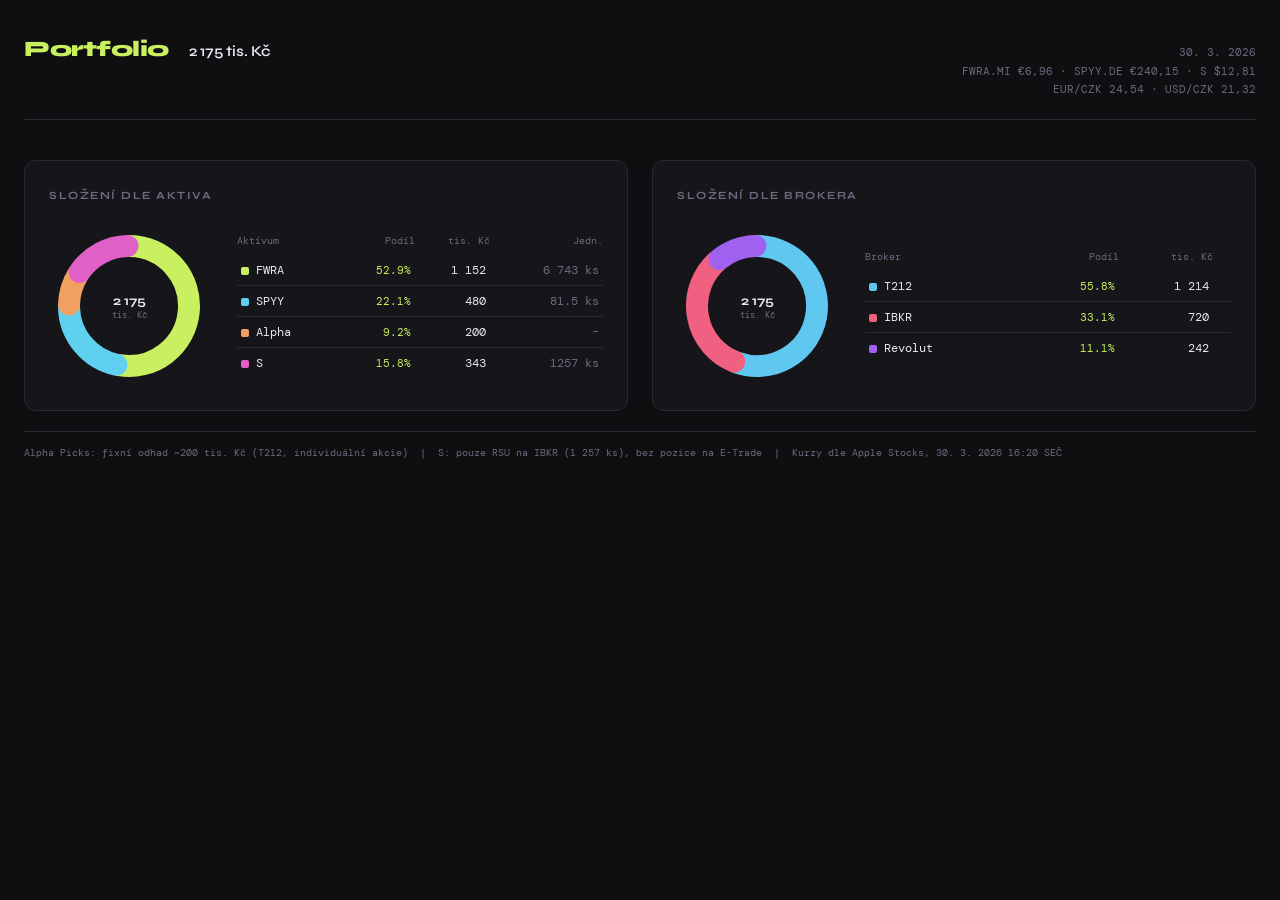
<file: portfolio_2026-03-30_3.html>
<!DOCTYPE html>
<html lang="cs">
<head>
<meta charset="UTF-8">
<meta name="viewport" content="width=device-width, initial-scale=1.0">
<title>Portfolio – 30. 3. 2026</title>
<style>
  @import url('https://fonts.googleapis.com/css2?family=DM+Mono:wght@400;500&family=Syne:wght@400;600;700;800&display=swap');

  :root {
    --bg: #0f0f11;
    --surface: #16161a;
    --border: #2a2a32;
    --text: #e8e8f0;
    --muted: #6b6b80;
    --accent: #c8f060;

    --fwra:   #c8f060;
    --spyy:   #60d0f0;
    --alpha:  #f0a060;
    --s:      #e060c8;

    --t212:   #60c8f0;
    --ibkr:   #f06080;
    --rev:    #a060f0;
  }

  *, *::before, *::after { box-sizing: border-box; margin: 0; padding: 0; }

  body {
    background: var(--bg);
    color: var(--text);
    font-family: 'DM Mono', monospace;
    font-size: 13px;
    min-height: 100vh;
    padding: 36px 24px 48px;
  }

  header {
    display: flex;
    align-items: baseline;
    gap: 20px;
    margin-bottom: 40px;
    border-bottom: 1px solid var(--border);
    padding-bottom: 20px;
  }

  header h1 {
    font-family: 'Syne', sans-serif;
    font-size: 22px;
    font-weight: 800;
    letter-spacing: -0.5px;
    color: var(--accent);
  }

  header .total {
    font-family: 'Syne', sans-serif;
    font-size: 15px;
    font-weight: 600;
    color: var(--text);
  }

  header .meta {
    margin-left: auto;
    color: var(--muted);
    font-size: 11px;
    text-align: right;
    line-height: 1.7;
  }

  .grid {
    display: grid;
    grid-template-columns: 1fr 1fr;
    gap: 24px;
  }

  @media (max-width: 700px) {
    .grid { grid-template-columns: 1fr; }
  }

  .card {
    background: var(--surface);
    border: 1px solid var(--border);
    border-radius: 12px;
    padding: 28px 24px 24px;
  }

  .card-title {
    font-family: 'Syne', sans-serif;
    font-size: 11px;
    font-weight: 700;
    letter-spacing: 1.5px;
    text-transform: uppercase;
    color: var(--muted);
    margin-bottom: 24px;
  }

  .chart-wrap {
    display: flex;
    align-items: center;
    gap: 28px;
  }

  svg.donut {
    flex-shrink: 0;
    width: 160px;
    height: 160px;
    overflow: visible;
  }

  .donut-center {
    font-family: 'Syne', sans-serif;
    fill: var(--text);
    font-size: 13px;
    font-weight: 700;
    dominant-baseline: middle;
    text-anchor: middle;
  }
  .donut-label {
    fill: var(--muted);
    font-size: 9px;
    font-family: 'DM Mono', monospace;
    dominant-baseline: middle;
    text-anchor: middle;
  }

  table.legend {
    border-collapse: collapse;
    width: 100%;
    font-size: 12px;
  }

  table.legend thead th {
    color: var(--muted);
    font-size: 10px;
    font-weight: 400;
    padding-bottom: 8px;
    text-align: right;
    white-space: nowrap;
  }

  table.legend thead th:first-child { text-align: left; }

  table.legend tbody tr + tr td {
    border-top: 1px solid var(--border);
  }

  table.legend td {
    padding: 7px 4px;
    text-align: right;
    white-space: nowrap;
  }

  table.legend td:first-child {
    text-align: left;
  }

  .dot {
    display: inline-block;
    width: 8px;
    height: 8px;
    border-radius: 2px;
    margin-right: 7px;
    flex-shrink: 0;
    vertical-align: middle;
  }

  .pct { color: var(--accent); font-size: 11px; }
  .val { color: var(--text); }
  .units { color: var(--muted); }

  .footnote {
    margin-top: 20px;
    color: var(--muted);
    font-size: 10px;
    line-height: 1.7;
    border-top: 1px solid var(--border);
    padding-top: 12px;
  }
</style>
</head>
<body>

<header>
  <h1>Portfolio</h1>
  <span class="total">– tis. Kč</span>
  <div class="meta">
    30. 3. 2026<br>
    FWRA.MI €6,96 · SPYY.DE €240,15 · S $12,81<br>
    EUR/CZK 24,54 · USD/CZK 21,32
  </div>
</header>

<div class="grid">

  <div class="card">
    <div class="card-title">Složení dle aktiva</div>
    <div class="chart-wrap">
      <svg class="donut" viewBox="0 0 160 160">
        <g id="donut-assets"></g>
        <text class="donut-center" x="80" y="76" id="center-assets">–</text>
        <text class="donut-label"  x="80" y="90">tis. Kč</text>
      </svg>
      <div style="flex:1; min-width:0;">
        <table class="legend">
          <thead>
            <tr>
              <th>Aktívum</th>
              <th>Podíl</th>
              <th>tis. Kč</th>
              <th>Jedn.</th>
            </tr>
          </thead>
          <tbody id="tbl-assets"></tbody>
        </table>
      </div>
    </div>
  </div>

  <div class="card">
    <div class="card-title">Složení dle brokera</div>
    <div class="chart-wrap">
      <svg class="donut" viewBox="0 0 160 160">
        <g id="donut-brokers"></g>
        <text class="donut-center" x="80" y="76" id="center-brokers">–</text>
        <text class="donut-label"  x="80" y="90">tis. Kč</text>
      </svg>
      <div style="flex:1; min-width:0;">
        <table class="legend">
          <thead>
            <tr>
              <th>Broker</th>
              <th>Podíl</th>
              <th>tis. Kč</th>
              <th></th>
            </tr>
          </thead>
          <tbody id="tbl-brokers"></tbody>
        </table>
      </div>
    </div>
  </div>

</div>

<div class="footnote">
  Alpha Picks: fixní odhad ~200 tis. Kč (T212, individuální akcie) &nbsp;|&nbsp;
  S: pouze RSU na IBKR (1 257 ks), bez pozice na E-Trade &nbsp;|&nbsp;
  Kurzy dle Apple Stocks, 30. 3. 2026 16:20 SEČ
</div>

<script>
const EUR_CZK  = 24.54;
const USD_CZK  = 21.32;
const FWRA_EUR = 6.96;
const SPYY_EUR = 240.15;
const S_USD    = 12.81;

const FWRA_PX_CZK = FWRA_EUR * EUR_CZK;
const SPYY_PX_CZK = SPYY_EUR * EUR_CZK;
const S_PX_CZK    = S_USD    * USD_CZK;

const fwra_t212  = 3124;
const fwra_ibkr  = 2203;
const fwra_rev   = 1416;
const fwra_total = fwra_t212 + fwra_ibkr + fwra_rev;
const spyy_t212  = 81.5;
const s_ibkr     = 1257;
const alpha_fixed = 200;

const vFWRA  = fwra_total * FWRA_PX_CZK / 1000;
const vSPYY  = spyy_t212  * SPYY_PX_CZK / 1000;
const vS     = s_ibkr     * S_PX_CZK    / 1000;
const vAlpha = alpha_fixed;
const total  = vFWRA + vSPYY + vS + vAlpha;

const bT212 = fwra_t212 * FWRA_PX_CZK / 1000 + vSPYY + vAlpha;
const bIBKR = fwra_ibkr * FWRA_PX_CZK / 1000 + vS;
const bRev  = fwra_rev  * FWRA_PX_CZK / 1000;

function drawDonut(groupId, segments) {
  const g = document.getElementById(groupId);
  const cx = 80, cy = 80, r = 60, sw = 22;
  const tot = segments.reduce((a, s) => a + s.value, 0);
  let angle = -Math.PI / 2;
  segments.forEach(seg => {
    const span = seg.value / tot * 2 * Math.PI;
    const endAngle = angle + span;
    const gap = 0.025;
    const a1 = angle + gap, a2 = endAngle - gap;
    const x1 = cx + r * Math.cos(a1), y1 = cy + r * Math.sin(a1);
    const x2 = cx + r * Math.cos(a2), y2 = cy + r * Math.sin(a2);
    const large = (a2 - a1) > Math.PI ? 1 : 0;
    const path = document.createElementNS('http://www.w3.org/2000/svg', 'path');
    path.setAttribute('d', `M ${x1} ${y1} A ${r} ${r} 0 ${large} 1 ${x2} ${y2}`);
    path.setAttribute('fill', 'none');
    path.setAttribute('stroke', seg.color);
    path.setAttribute('stroke-width', sw);
    path.setAttribute('stroke-linecap', 'round');
    g.appendChild(path);
    angle = endAngle;
  });
}

function fillTable(tbodyId, rows) {
  const tb = document.getElementById(tbodyId);
  rows.forEach(r => {
    const tr = document.createElement('tr');
    tr.innerHTML = `
      <td><span class="dot" style="background:${r.color}"></span>${r.label}</td>
      <td class="pct">${r.pct}%</td>
      <td class="val">${r.val}</td>
      <td class="units">${r.units}</td>
    `;
    tb.appendChild(tr);
  });
}

drawDonut('donut-assets', [
  { value: vFWRA,  color: 'var(--fwra)' },
  { value: vSPYY,  color: 'var(--spyy)' },
  { value: vAlpha, color: 'var(--alpha)' },
  { value: vS,     color: 'var(--s)'    },
]);

fillTable('tbl-assets', [
  { color:'var(--fwra)',  label:'FWRA',  pct:(vFWRA /total*100).toFixed(1), val:Math.round(vFWRA).toLocaleString('cs'),  units:fwra_total.toLocaleString('cs')+' ks' },
  { color:'var(--spyy)',  label:'SPYY',  pct:(vSPYY /total*100).toFixed(1), val:Math.round(vSPYY).toLocaleString('cs'),  units:spyy_t212+' ks' },
  { color:'var(--alpha)', label:'Alpha', pct:(vAlpha/total*100).toFixed(1), val:Math.round(vAlpha).toLocaleString('cs'), units:'–' },
  { color:'var(--s)',     label:'S',     pct:(vS    /total*100).toFixed(1), val:Math.round(vS).toLocaleString('cs'),     units:s_ibkr+' ks' },
]);

drawDonut('donut-brokers', [
  { value: bT212, color: 'var(--t212)' },
  { value: bIBKR, color: 'var(--ibkr)' },
  { value: bRev,  color: 'var(--rev)'  },
]);

fillTable('tbl-brokers', [
  { color:'var(--t212)', label:'T212',    pct:(bT212/total*100).toFixed(1), val:Math.round(bT212).toLocaleString('cs'), units:'' },
  { color:'var(--ibkr)', label:'IBKR',    pct:(bIBKR/total*100).toFixed(1), val:Math.round(bIBKR).toLocaleString('cs'), units:'' },
  { color:'var(--rev)',  label:'Revolut', pct:(bRev /total*100).toFixed(1), val:Math.round(bRev).toLocaleString('cs'),  units:'' },
]);

const totalRounded = Math.round(total).toLocaleString('cs');
document.getElementById('center-assets').textContent  = totalRounded;
document.getElementById('center-brokers').textContent = totalRounded;
document.querySelector('.total').textContent = totalRounded + ' tis. Kč';
</script>

</body>
</html>
</file>
